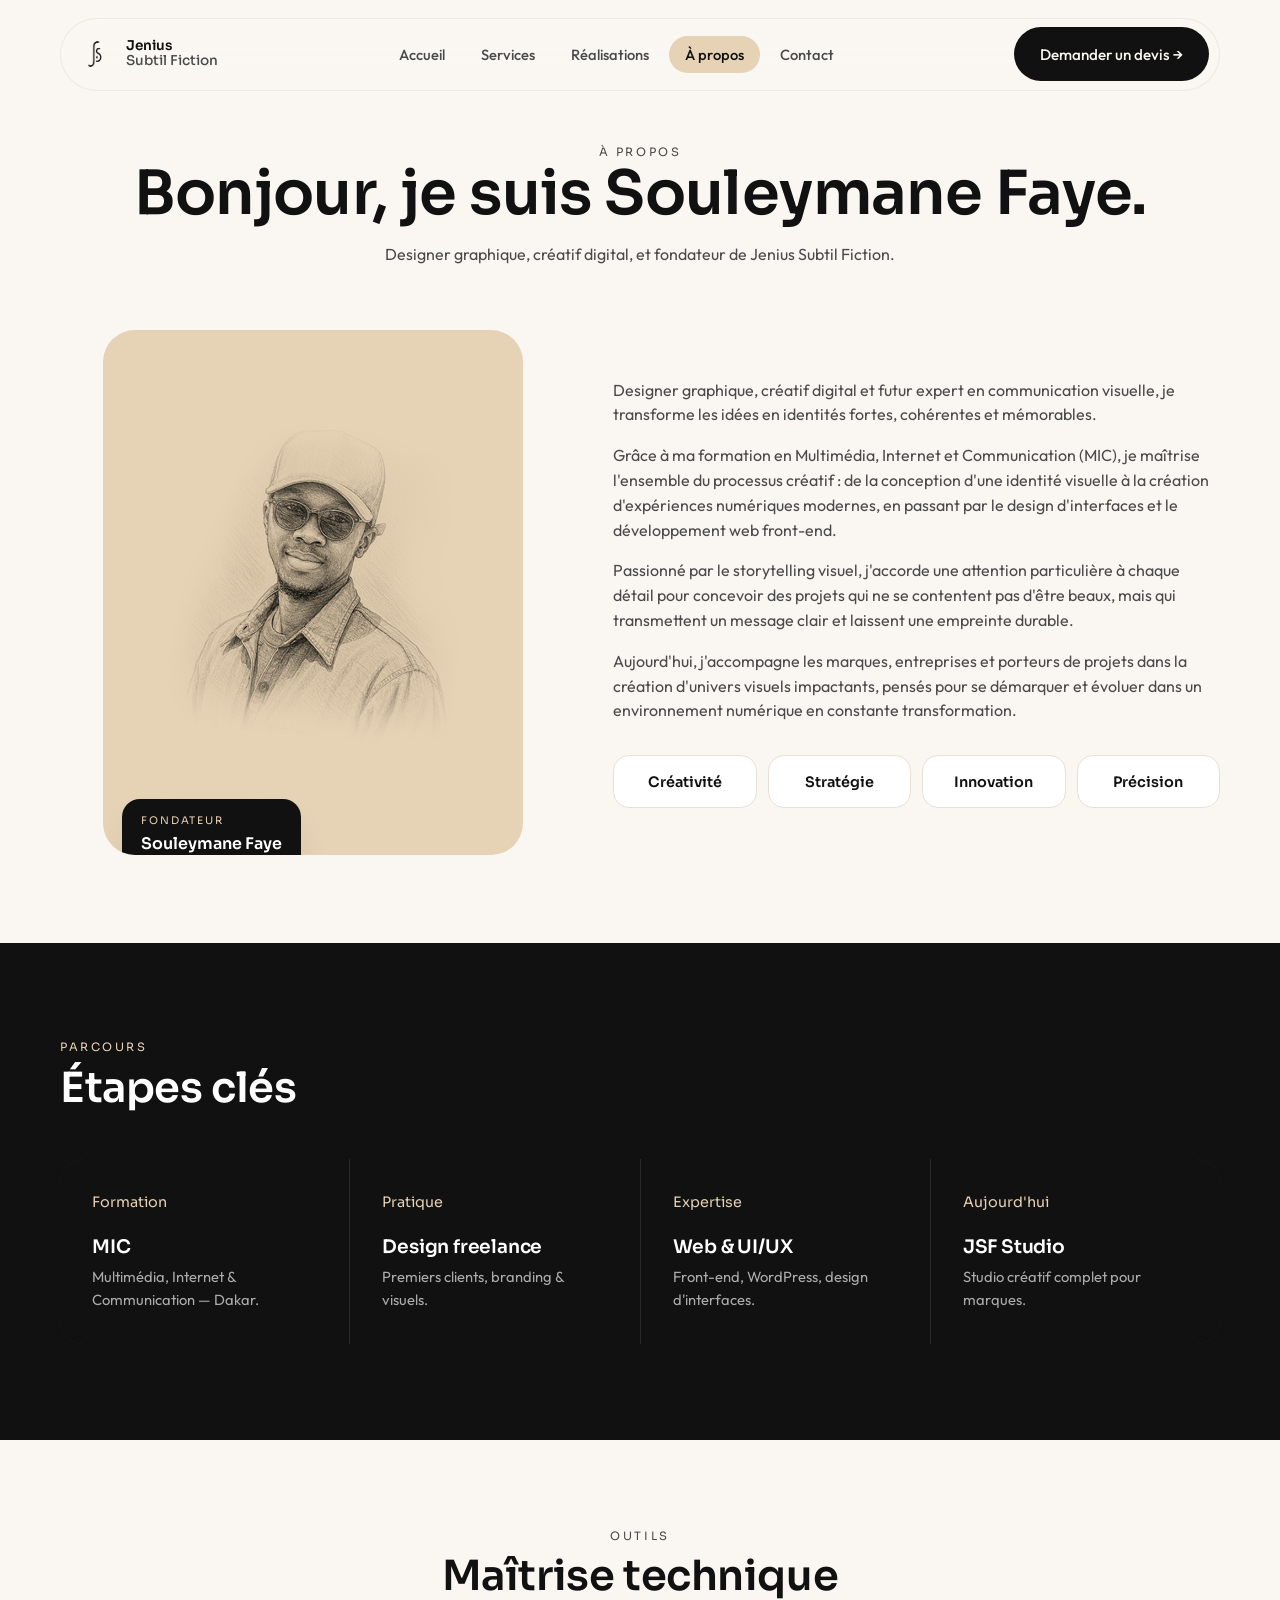
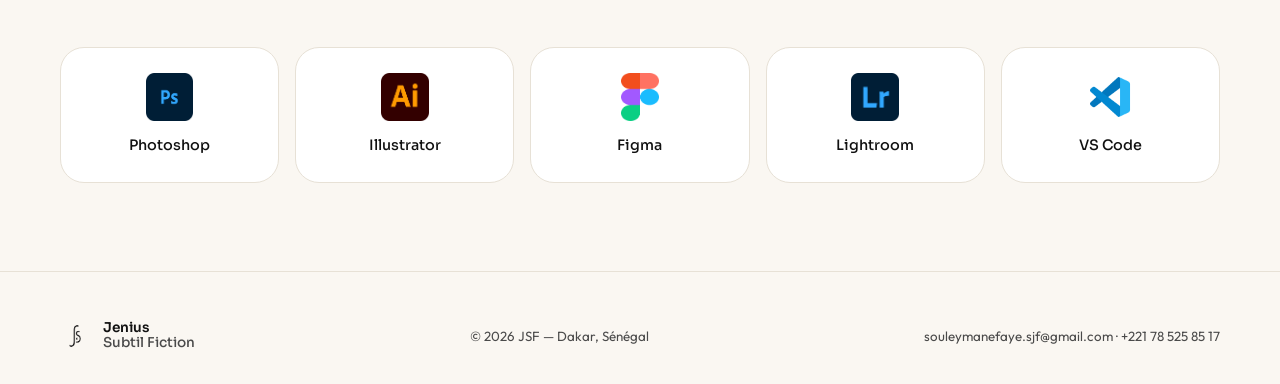
<file: a-propos.html>
<!DOCTYPE html>
<html lang="fr">
<head>
<meta charset="UTF-8"/><meta name="viewport" content="width=device-width, initial-scale=1"/>
<title>À propos — Souleymane Faye / JSF</title>
<meta name="description" content="Souleymane Faye, fondateur de Jenius Subtil Fiction. Designer graphique, créatif digital, à Dakar."/>
<link href="https://fonts.googleapis.com/css2?family=Sora:wght@400;500;600;700&family=Outfit:wght@300;400;500;600&display=swap" rel="stylesheet"/>
<link rel="stylesheet" href="css/styles.css"/>
</head>
<body>

<header class="nav">
  <div class="container">
    <div class="nav-inner">
      <a class="brand" href="index.html"><img src="assets/jsf-logo.png" alt=""/><span class="brand-text">Jenius<span>Subtil Fiction</span></span></a>
      <nav><ul class="nav-links">
        <li><a href="index.html">Accueil</a></li><li><a href="services.html">Services</a></li>
        <li><a href="realisations.html">Réalisations</a></li><li><a href="a-propos.html">À propos</a></li>
        <li><a href="contact.html">Contact</a></li>
      </ul></nav>
      <a href="contact.html" class="btn btn-primary nav-cta">Demander un devis →</a>
      <button class="menu-btn" aria-label="Menu"><span></span></button>
    </div>
    <div class="mobile-panel">
      <a href="index.html">Accueil</a><a href="services.html">Services</a>
      <a href="realisations.html">Réalisations</a><a href="a-propos.html">À propos</a>
      <a href="contact.html">Contact</a>
    </div>
  </div>
</header>

<section class="page-hero">
  <div class="container">
    <p class="eyebrow">À propos</p>
    <h1>Bonjour, je suis Souleymane Faye.</h1>
    <p>Designer graphique, créatif digital, et fondateur de Jenius Subtil Fiction.</p>
  </div>
</section>

<section style="padding-top:0">
  <div class="container about reveal">
    <div class="about-img">
      <img src="assets/portrait.png" alt="Souleymane Faye"/>
      <div class="about-badge"><p>Fondateur</p><p>Souleymane Faye</p></div>
    </div>
    <div class="about-text">
      <p>Designer graphique, créatif digital et futur expert en communication visuelle, je transforme les idées en identités fortes, cohérentes et mémorables.</p>
      <p>Grâce à ma formation en Multimédia, Internet et Communication (MIC), je maîtrise l'ensemble du processus créatif : de la conception d'une identité visuelle à la création d'expériences numériques modernes, en passant par le design d'interfaces et le développement web front-end.</p>
      <p>Passionné par le storytelling visuel, j'accorde une attention particulière à chaque détail pour concevoir des projets qui ne se contentent pas d'être beaux, mais qui transmettent un message clair et laissent une empreinte durable.</p>
      <p>Aujourd'hui, j'accompagne les marques, entreprises et porteurs de projets dans la création d'univers visuels impactants, pensés pour se démarquer et évoluer dans un environnement numérique en constante transformation.</p>
      <div class="values">
        <div class="value">Créativité</div><div class="value">Stratégie</div>
        <div class="value">Innovation</div><div class="value">Précision</div>
      </div>
    </div>
  </div>
</section>

<!-- TIMELINE -->
<section class="process">
  <div class="container">
    <p class="eyebrow">Parcours</p>
    <h2 class="section-title" style="margin-top:.6rem">Étapes clés</h2>
    <div class="process-grid">
      <div class="process-item"><p class="n">Formation</p><h3>MIC</h3><p>Multimédia, Internet & Communication — Dakar.</p></div>
      <div class="process-item"><p class="n">Pratique</p><h3>Design freelance</h3><p>Premiers clients, branding & visuels.</p></div>
      <div class="process-item"><p class="n">Expertise</p><h3>Web & UI/UX</h3><p>Front-end, WordPress, design d'interfaces.</p></div>
      <div class="process-item"><p class="n">Aujourd'hui</p><h3>JSF Studio</h3><p>Studio créatif complet pour marques.</p></div>
    </div>
  </div>
</section>

<!-- SKILLS -->
<section>
  <div class="container center">
    <p class="eyebrow">Outils</p>
    <h2 class="section-title" style="margin:.6rem auto 3rem">Maîtrise technique</h2>
    <div class="skills">
      <div class="skill"><img src="assets/photoshop.png" alt=""/><p>Photoshop</p></div>
      <div class="skill"><img src="assets/illustrator.png" alt=""/><p>Illustrator</p></div>
      <div class="skill"><img src="assets/figma.png" alt=""/><p>Figma</p></div>
      <div class="skill"><img src="assets/lightroom.png" alt=""/><p>Lightroom</p></div>
      <div class="skill"><img src="assets/vscode.png" alt=""/><p>VS Code</p></div>
    </div>
  </div>
</section>

<footer>
  <div class="container foot">
    <div class="brand"><img src="assets/jsf-logo.png" alt="" style="height:32px;width:32px"/><span class="brand-text">Jenius<span>Subtil Fiction</span></span></div>
    <small>© <span id="y"></span> JSF — Dakar, Sénégal</small>
    <small>souleymanefaye.sjf@gmail.com · +221 78 525 85 17</small>
  </div>
</footer>
<script>document.getElementById('y').textContent=new Date().getFullYear();</script>
<script src="js/main.js"></script>
</body></html>
</file>
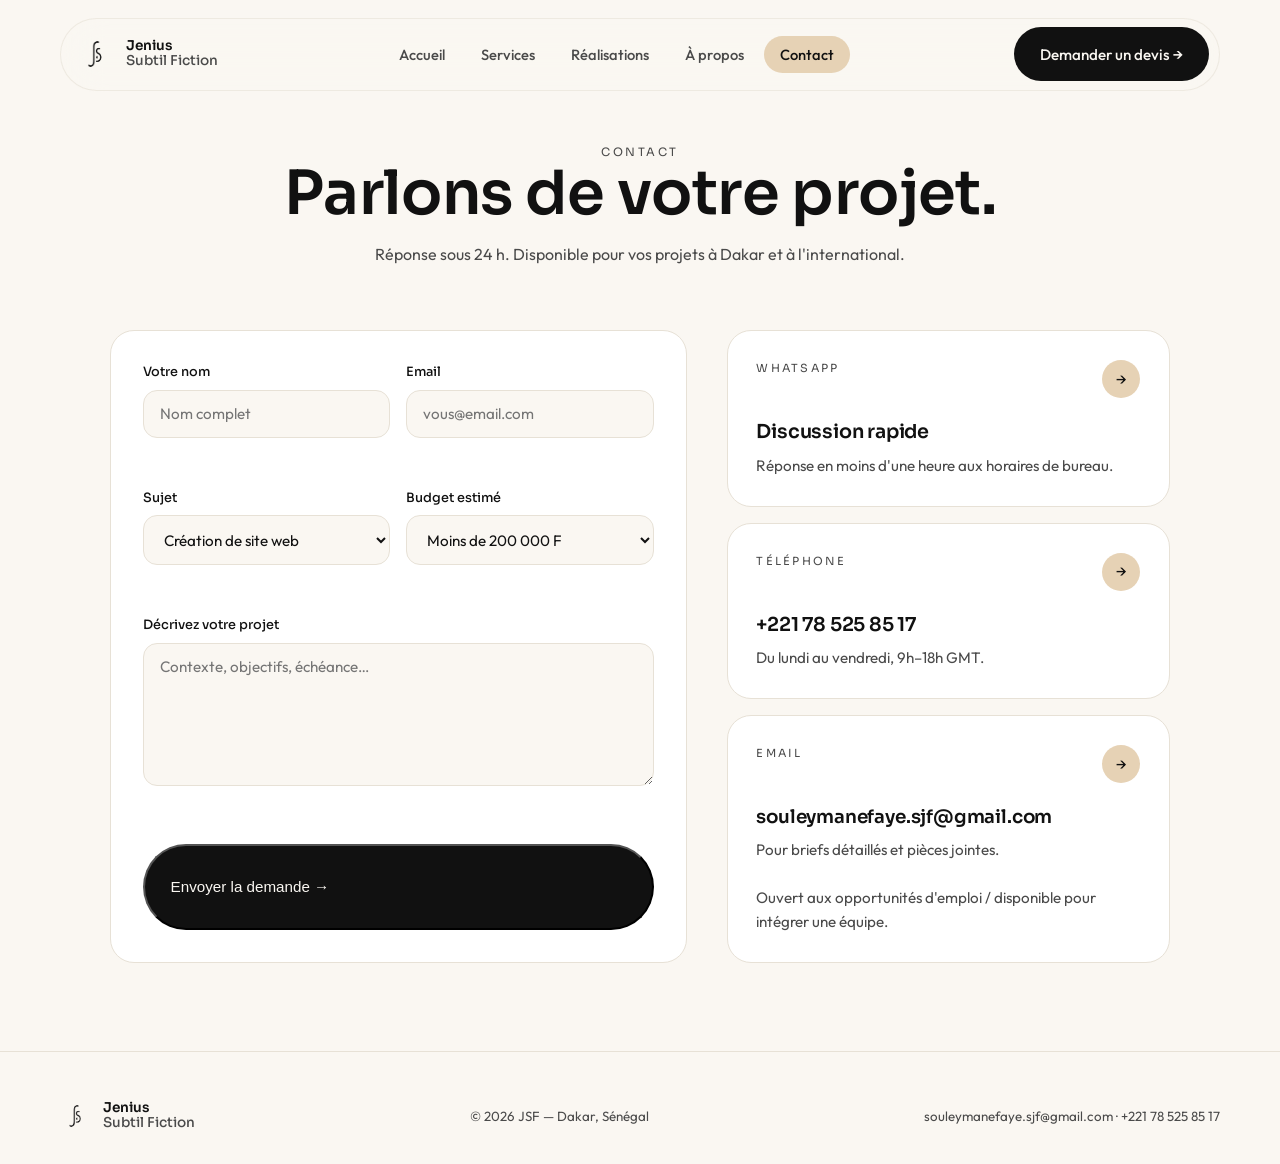
<file: contact.html>
<!DOCTYPE html>
<html lang="fr">
<head>
<meta charset="UTF-8"/><meta name="viewport" content="width=device-width, initial-scale=1"/>
<title>Contact — Jenius Subtil Fiction</title>
<meta name="description" content="Contactez Souleymane Faye / JSF pour vos projets de branding, design et site web."/>
<link href="https://fonts.googleapis.com/css2?family=Sora:wght@400;500;600;700&family=Outfit:wght@300;400;500;600&display=swap" rel="stylesheet"/>
<link rel="stylesheet" href="css/styles.css"/>
</head>
<body>

<header class="nav">
  <div class="container">
    <div class="nav-inner">
      <a class="brand" href="index.html"><img src="assets/jsf-logo.png" alt=""/><span class="brand-text">Jenius<span>Subtil Fiction</span></span></a>
      <nav><ul class="nav-links">
        <li><a href="index.html">Accueil</a></li><li><a href="services.html">Services</a></li>
        <li><a href="realisations.html">Réalisations</a></li><li><a href="a-propos.html">À propos</a></li>
        <li><a href="contact.html">Contact</a></li>
      </ul></nav>
      <a href="contact.html" class="btn btn-primary nav-cta">Demander un devis →</a>
      <button class="menu-btn" aria-label="Menu"><span></span></button>
    </div>
    <div class="mobile-panel">
      <a href="index.html">Accueil</a><a href="services.html">Services</a>
      <a href="realisations.html">Réalisations</a><a href="a-propos.html">À propos</a>
      <a href="contact.html">Contact</a>
    </div>
  </div>
</header>

<section class="page-hero">
  <div class="container">
    <p class="eyebrow">Contact</p>
    <h1>Parlons de votre projet.</h1>
    <p>Réponse sous 24 h. Disponible pour vos projets à Dakar et à l'international.</p>
  </div>
</section>

<section style="padding-top:0">
  <div class="container" style="display:grid;gap:2.5rem;grid-template-columns:1fr;max-width:1100px">
    <style>@media(min-width:900px){.contact-2col{grid-template-columns:1.3fr 1fr !important}}</style>
    <div class="contact-2col" style="display:grid;gap:2.5rem;grid-template-columns:1fr">
      <!-- form -->
      <form id="contact-form" class="form reveal">
        <div class="row">
          <div><label>Votre nom</label><input name="name" required placeholder="Nom complet"/></div>
          <div><label>Email</label><input name="email" type="email" required placeholder="vous@email.com"/></div>
        </div>
        <div class="row">
          <div><label>Sujet</label>
            <select name="subject">
              <option>Création de site web</option>
              <option>Identité visuelle / Logo</option>
              <option>Branding complet</option>
              <option>Supports réseaux sociaux</option>
              <option>Recrutement</option>
              <option>Autre</option>
            </select>
          </div>
          <div><label>Budget estimé</label>
            <select name="budget">
              <option>Moins de 200 000 F</option>
              <option>200 000 — 500 000 F</option>
              <option>500 000 — 1 000 000 F</option>
              <option>Plus de 1 000 000 F</option>
              <option>À définir ensemble</option>
            </select>
          </div>
        </div>
        <div><label>Décrivez votre projet</label><textarea name="message" rows="6" required placeholder="Contexte, objectifs, échéance…"></textarea></div>
        <button type="submit" class="btn btn-primary">Envoyer la demande →</button>
      </form>

      <!-- cards -->
      <aside style="display:grid;gap:1rem;align-content:start">
        <a href="https://wa.me/221785258517" class="card" style="display:block">
          <div class="card-row"><span class="card-num">WhatsApp</span><span class="card-arrow">→</span></div>
          <h3 style="margin-top:1.5rem;font-size:1.2rem">Discussion rapide</h3>
          <p>Réponse en moins d'une heure aux horaires de bureau.</p>
        </a>
        <a href="tel:+221785258517" class="card" style="display:block">
          <div class="card-row"><span class="card-num">Téléphone</span><span class="card-arrow">→</span></div>
          <h3 style="margin-top:1.5rem;font-size:1.2rem">+221 78 525 85 17</h3>
          <p>Du lundi au vendredi, 9h–18h GMT.</p>
        </a>
        <a href="mailto:souleymanefaye.sjf@gmail.com" class="card" style="display:block">
          <div class="card-row"><span class="card-num">Email</span><span class="card-arrow">→</span></div>
          <h3 style="margin-top:1.5rem;font-size:1.15rem">souleymanefaye.sjf@gmail.com</h3>
          <p>Pour briefs détaillés et pièces jointes.</p><br><p>Ouvert aux opportunités d'emploi / disponible pour intégrer une équipe.</p>
        </a>
      </aside>
    </div>
  </div>
</section>

<footer>
  <div class="container foot">
    <div class="brand"><img src="assets/jsf-logo.png" alt="" style="height:32px;width:32px"/><span class="brand-text">Jenius<span>Subtil Fiction</span></span></div>
    <small>© <span id="y"></span> JSF — Dakar, Sénégal</small>
    <small>souleymanefaye.sjf@gmail.com · +221 78 525 85 17</small>
  </div>
</footer>
<script>document.getElementById('y').textContent=new Date().getFullYear();</script>
<script src="js/main.js"></script>
</body></html>
</file>
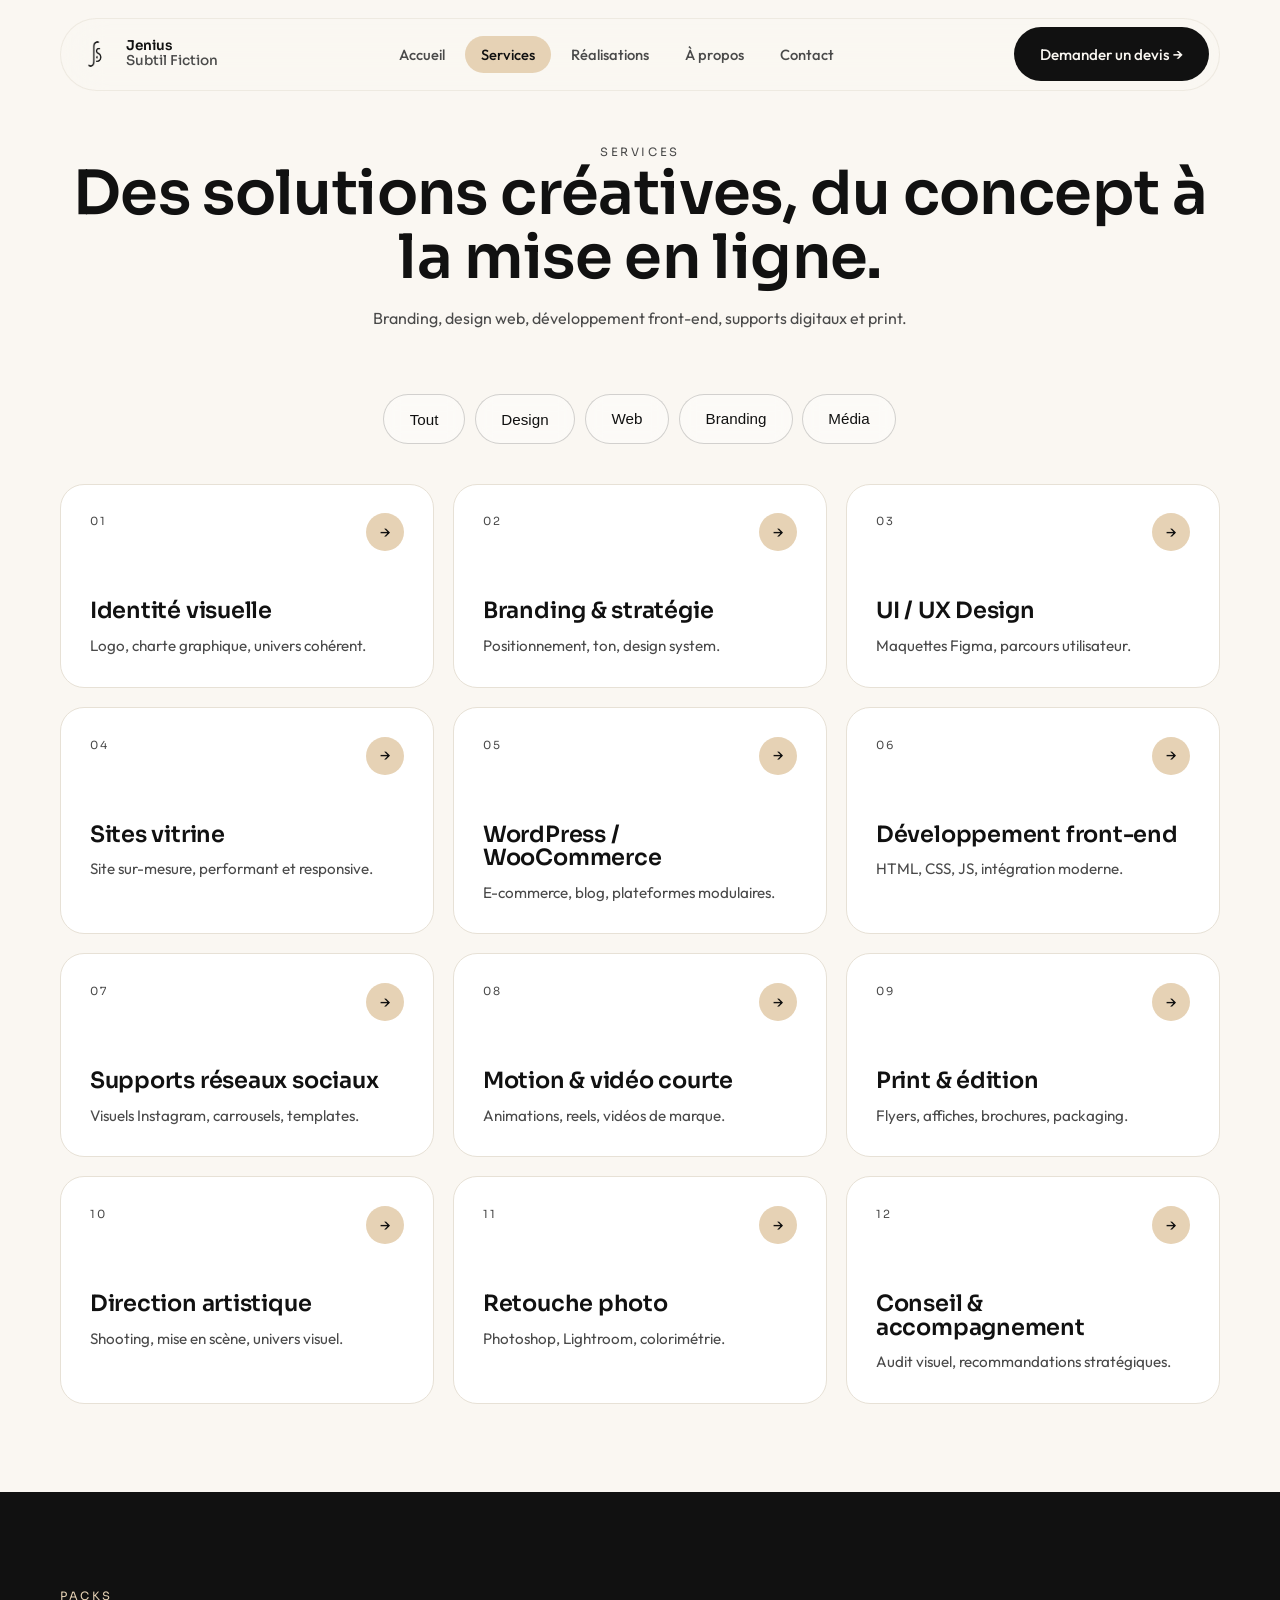
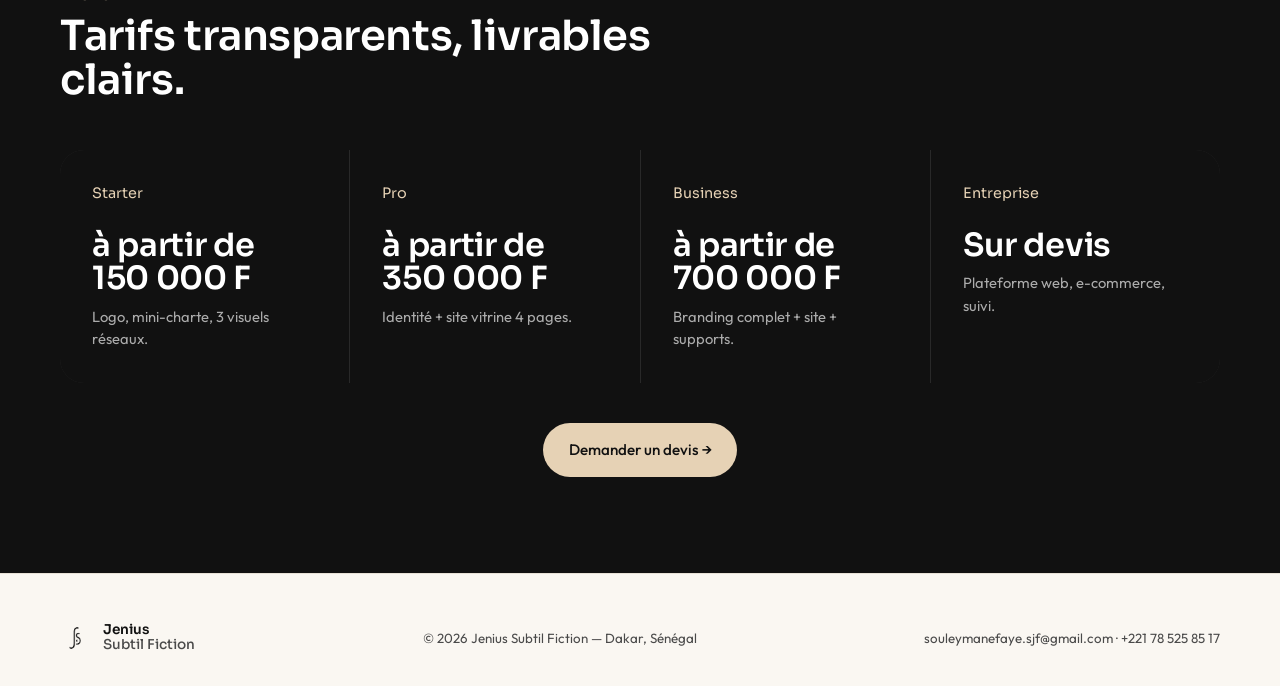
<file: services.html>
<!DOCTYPE html>
<html lang="fr">
<head>
<meta charset="UTF-8"/><meta name="viewport" content="width=device-width, initial-scale=1"/>
<title>Services — Jenius Subtil Fiction</title>
<meta name="description" content="Branding, design web, développement front-end, WordPress, supports digitaux et print."/>
<link href="https://fonts.googleapis.com/css2?family=Sora:wght@400;500;600;700&family=Outfit:wght@300;400;500;600&display=swap" rel="stylesheet"/>
<link rel="stylesheet" href="css/styles.css"/>
</head>
<body>

<header class="nav">
  <div class="container">
    <div class="nav-inner">
      <a class="brand" href="index.html"><img src="assets/jsf-logo.png" alt=""/><span class="brand-text">Jenius<span>Subtil Fiction</span></span></a>
      <nav><ul class="nav-links">
        <li><a href="index.html">Accueil</a></li><li><a href="services.html">Services</a></li>
        <li><a href="realisations.html">Réalisations</a></li><li><a href="a-propos.html">À propos</a></li>
        <li><a href="contact.html">Contact</a></li>
      </ul></nav>
      <a href="contact.html" class="btn btn-primary nav-cta">Demander un devis →</a>
      <button class="menu-btn" aria-label="Menu"><span></span></button>
    </div>
    <div class="mobile-panel">
      <a href="index.html">Accueil</a><a href="services.html">Services</a>
      <a href="realisations.html">Réalisations</a><a href="a-propos.html">À propos</a>
      <a href="contact.html">Contact</a>
    </div>
  </div>
</header>

<section class="page-hero">
  <div class="container">
    <p class="eyebrow">Services</p>
    <h1>Des solutions créatives, du concept à la mise en ligne.</h1>
    <p>Branding, design web, développement front-end, supports digitaux et print.</p>
  </div>
</section>

<section style="padding-top:0">
  <div class="container">
    <div style="display:flex;flex-wrap:wrap;gap:.6rem;justify-content:center;margin-bottom:2.5rem">
      <button class="btn btn-ghost active" data-filter="all">Tout</button>
      <button class="btn btn-ghost" data-filter="design">Design</button>
      <button class="btn btn-ghost" data-filter="web">Web</button>
      <button class="btn btn-ghost" data-filter="branding">Branding</button>
      <button class="btn btn-ghost" data-filter="media">Média</button>
    </div>

    <div class="grid-3">
      <article class="card reveal" data-cat="design"><div class="card-row"><span class="card-num">01</span><span class="card-arrow">→</span></div><h3>Identité visuelle</h3><p>Logo, charte graphique, univers cohérent.</p></article>
      <article class="card reveal" data-cat="branding"><div class="card-row"><span class="card-num">02</span><span class="card-arrow">→</span></div><h3>Branding & stratégie</h3><p>Positionnement, ton, design system.</p></article>
      <article class="card reveal" data-cat="design"><div class="card-row"><span class="card-num">03</span><span class="card-arrow">→</span></div><h3>UI / UX Design</h3><p>Maquettes Figma, parcours utilisateur.</p></article>
      <article class="card reveal" data-cat="web"><div class="card-row"><span class="card-num">04</span><span class="card-arrow">→</span></div><h3>Sites vitrine</h3><p>Site sur-mesure, performant et responsive.</p></article>
      <article class="card reveal" data-cat="web"><div class="card-row"><span class="card-num">05</span><span class="card-arrow">→</span></div><h3>WordPress / WooCommerce</h3><p>E-commerce, blog, plateformes modulaires.</p></article>
      <article class="card reveal" data-cat="web"><div class="card-row"><span class="card-num">06</span><span class="card-arrow">→</span></div><h3>Développement front-end</h3><p>HTML, CSS, JS, intégration moderne.</p></article>
      <article class="card reveal" data-cat="media"><div class="card-row"><span class="card-num">07</span><span class="card-arrow">→</span></div><h3>Supports réseaux sociaux</h3><p>Visuels Instagram, carrousels, templates.</p></article>
      <article class="card reveal" data-cat="media"><div class="card-row"><span class="card-num">08</span><span class="card-arrow">→</span></div><h3>Motion & vidéo courte</h3><p>Animations, reels, vidéos de marque.</p></article>
      <article class="card reveal" data-cat="design"><div class="card-row"><span class="card-num">09</span><span class="card-arrow">→</span></div><h3>Print & édition</h3><p>Flyers, affiches, brochures, packaging.</p></article>
      <article class="card reveal" data-cat="branding"><div class="card-row"><span class="card-num">10</span><span class="card-arrow">→</span></div><h3>Direction artistique</h3><p>Shooting, mise en scène, univers visuel.</p></article>
      <article class="card reveal" data-cat="design"><div class="card-row"><span class="card-num">11</span><span class="card-arrow">→</span></div><h3>Retouche photo</h3><p>Photoshop, Lightroom, colorimétrie.</p></article>
      <article class="card reveal" data-cat="branding"><div class="card-row"><span class="card-num">12</span><span class="card-arrow">→</span></div><h3>Conseil & accompagnement</h3><p>Audit visuel, recommandations stratégiques.</p></article>
    </div>
  </div>
</section>

<!-- PRICING -->
<section class="process">
  <div class="container">
    <p class="eyebrow">Packs</p>
    <h2 class="section-title" style="margin-top:.6rem">Tarifs transparents, livrables clairs.</h2>
    <div class="process-grid" style="margin-top:3rem">
      <div class="process-item"><p class="n">Starter</p><h3 style="font-size:2rem">à partir de 150 000 F</h3><p>Logo, mini-charte, 3 visuels réseaux.</p></div>
      <div class="process-item"><p class="n">Pro</p><h3 style="font-size:2rem">à partir de 350 000 F</h3><p>Identité + site vitrine 4 pages.</p></div>
      <div class="process-item"><p class="n">Business</p><h3 style="font-size:2rem">à partir de 700 000 F</h3><p>Branding complet + site + supports.</p></div>
      <div class="process-item"><p class="n">Entreprise</p><h3 style="font-size:2rem">Sur devis</h3><p>Plateforme web, e-commerce, suivi.</p></div>
    </div>
    <div style="text-align:center;margin-top:2.5rem"><a href="contact.html" class="btn btn-sand">Demander un devis →</a></div>
  </div>
</section>

<footer>
  <div class="container foot">
    <div class="brand"><img src="assets/jsf-logo.png" alt="" style="height:32px;width:32px"/><span class="brand-text">Jenius<span>Subtil Fiction</span></span></div>
    <small>© <span id="y"></span> Jenius Subtil Fiction — Dakar, Sénégal</small>
    <small>souleymanefaye.sjf@gmail.com · +221 78 525 85 17</small>
  </div>
</footer>
<script>document.getElementById('y').textContent=new Date().getFullYear();</script>
<script src="js/main.js"></script>
</body></html>
</file>
<file: css/styles.css>
/* ===== JSF — Jenius Subtil Fiction — styles.css ===== */
:root{
  --bg:#FAF7F2;
  --ink:#111111;
  --ink-soft:#4a4a4a;
  --sand:#E6D2B5;
  --sand-deep:#C9B194;
  --card:#ffffff;
  --border:#e7e1d6;
  --shadow-soft:0 6px 18px rgba(17,17,17,.06);
  --shadow-card:0 18px 40px -18px rgba(17,17,17,.25);
  --radius:18px;
}
*{box-sizing:border-box;margin:0;padding:0}
html{scroll-behavior:smooth}
body{
  font-family:'Outfit',system-ui,-apple-system,Segoe UI,Roboto,sans-serif;
  background:var(--bg);color:var(--ink);
  -webkit-font-smoothing:antialiased;line-height:1.55;
}
h1,h2,h3,h4{font-family:'Sora',sans-serif;font-weight:600;letter-spacing:-.01em;line-height:1.05}
a{color:inherit;text-decoration:none}
img{max-width:100%;display:block}
.container{max-width:1200px;margin:0 auto;padding:0 20px}
.btn{
  display:inline-flex;align-items:center;gap:.5rem;
  padding:.95rem 1.6rem;border-radius:999px;font-weight:500;font-size:.95rem;
  transition:transform .2s ease, background .2s ease;
}
.btn:hover{transform:scale(1.03)}
.btn-primary{background:var(--ink);color:var(--bg)}
.btn-sand{background:var(--sand);color:var(--ink)}
.btn-ghost{border:1px solid rgba(17,17,17,.18);color:var(--ink);background:rgba(255,255,255,.4);backdrop-filter:blur(8px)}
.btn-ghost-light{border:1px solid rgba(255,255,255,.3);color:#fff}
.btn-ghost-light:hover{background:rgba(255,255,255,.1)}

.eyebrow{font-family:'Sora',sans-serif;font-size:.72rem;letter-spacing:.22em;text-transform:uppercase;color:var(--ink-soft)}

/* ===== NAVBAR ===== */
.nav{
  position:fixed;inset:0 0 auto 0;z-index:50;
  padding:1.1rem 0;transition:padding .3s ease;
}
.nav.scrolled{padding:.6rem 0}
.nav-inner{
  display:flex;align-items:center;justify-content:space-between;gap:1rem;
  padding:.55rem .65rem .55rem 1rem;border:1px solid rgba(231,225,214,.6);
  border-radius:999px;background:rgba(250,247,242,.5);backdrop-filter:blur(20px);
  transition:background .3s ease, box-shadow .3s ease;
}
.nav.scrolled .nav-inner{background:rgba(250,247,242,.92);box-shadow:var(--shadow-soft)}
.brand{display:flex;align-items:center;gap:.7rem}
.brand img{height:38px;width:38px;object-fit:contain}
.brand-text{font-family:'Sora',sans-serif;font-size:.85rem;font-weight:600;line-height:1.1}
.brand-text span{display:block;color:var(--ink-soft);font-weight:500}
.nav-links{display:flex;gap:.25rem;list-style:none}
.nav-links a{
  padding:.55rem 1rem;border-radius:999px;font-size:.92rem;font-weight:500;
  color:var(--ink-soft);transition:color .2s;
}
.nav-links a:hover{color:var(--ink)}
.nav-links a.active{background:var(--sand);color:var(--ink)}
.nav-cta{display:none}
@media(min-width:880px){.nav-cta{display:inline-flex}}
.menu-btn{display:grid;place-items:center;width:42px;height:42px;border-radius:999px;background:rgba(255,255,255,.6);border:none;cursor:pointer}
@media(min-width:880px){.menu-btn{display:none}}
.menu-btn span{position:relative;width:18px;height:2px;background:var(--ink);display:block}
.menu-btn span::before,.menu-btn span::after{
  content:"";position:absolute;left:0;width:100%;height:2px;background:var(--ink);transition:.25s;
}
.menu-btn span::before{top:-6px}
.menu-btn span::after{top:6px}
.nav.open .menu-btn span{background:transparent}
.nav.open .menu-btn span::before{top:0;transform:rotate(45deg)}
.nav.open .menu-btn span::after{top:0;transform:rotate(-45deg)}
@media(max-width:879px){.nav-links{display:none}}
.mobile-panel{display:none;margin-top:.5rem;background:#fff;border-radius:24px;padding:1rem;box-shadow:var(--shadow-card)}
.nav.open .mobile-panel{display:block}
.mobile-panel a{display:block;padding:.85rem 1rem;border-radius:14px;font-weight:500;color:var(--ink)}
.mobile-panel a:hover{background:#f3ede2}

/* ===== HERO ===== */
.hero{position:relative;overflow:hidden;min-height:100vh}
.hero-bg{position:absolute;inset:0;z-index:-1}
.hero-bg img{width:100%;height:100%;object-fit:cover}
.hero-grid{
  display:grid;grid-template-columns:1fr;gap:2rem;align-items:center;
  padding:9rem 0 5rem;min-height:100vh;
}
@media(min-width:1024px){.hero-grid{grid-template-columns:5fr 7fr;gap:1.5rem}}
.hero-left{color:#fff}
.hero-chip{
  display:inline-flex;align-items:center;gap:.5rem;
  border:1px solid rgba(255,255,255,.25);background:rgba(255,255,255,.05);
  backdrop-filter:blur(8px);padding:.45rem 1rem;border-radius:999px;
  font-size:.7rem;letter-spacing:.22em;text-transform:uppercase;color:rgba(255,255,255,.9);
}
.hero-chip .dot{width:6px;height:6px;border-radius:99px;background:var(--sand)}
.hero-title{
  font-size:clamp(2.2rem,5vw,3.6rem);margin:1.4rem 0 1rem;color:#fff;
  font-weight:600;line-height:.96;
}
.hero-title em{font-style:normal;color:var(--sand)}
.hero-sub{color:rgba(255,255,255,.75);max-width:360px;margin-bottom:1.6rem}
.hero-ctas{display:flex;flex-wrap:wrap;gap:.7rem}
.hero-right{
  display:flex;flex-direction:column;align-items:center;justify-content:center;gap:2rem;
}
@media(min-width:1024px){.hero-right{align-items:flex-end}}
.brand-stack{display:flex;align-items:center;gap:1.4rem}
.brand-stack img{height:140px;width:140px;object-fit:contain}
@media(min-width:768px){.brand-stack img{height:200px;width:200px}}
.brand-name{font-size:clamp(1.6rem,3vw,2.5rem);color:var(--ink);line-height:1.05}
.brand-tag{margin-top:.6rem;color:rgba(17,17,17,.7);font-size:.95rem;max-width:230px}
.socials{display:flex;gap:.75rem}
.socials a{
  width:48px;height:48px;border-radius:14px;background:var(--ink);color:#fff;
  display:grid;place-items:center;transition:transform .2s;
}
.socials a:hover{transform:scale(1.1)}
.socials svg{width:22px;height:22px;fill:#fff}

/* ===== MARQUEE ===== */
.marquee{
  background:var(--ink);color:rgba(255,255,255,.4);
  border-top:1px solid #000;border-bottom:1px solid #000;overflow:hidden;padding:1.2rem 0;
}
.marquee-track{display:flex;gap:3rem;white-space:nowrap;width:max-content;
  animation:marquee 35s linear infinite;font-family:'Sora',sans-serif;font-size:1.6rem}
.marquee-track span{display:inline-flex;align-items:center;gap:3rem}
.marquee-track .star{color:var(--sand)}
@keyframes marquee{to{transform:translateX(-50%)}}

/* ===== SECTIONS ===== */
section{padding:5.5rem 0}
.section-head{display:flex;justify-content:space-between;align-items:flex-end;gap:2rem;flex-wrap:wrap;margin-bottom:3rem}
.section-title{font-size:clamp(1.9rem,3.3vw,2.6rem);max-width:600px}

/* ===== SERVICES GRID ===== */
.grid-3{display:grid;grid-template-columns:1fr;gap:1.2rem}
@media(min-width:680px){.grid-3{grid-template-columns:repeat(2,1fr)}}
@media(min-width:1000px){.grid-3{grid-template-columns:repeat(3,1fr)}}
.card{
  background:var(--card);border:1px solid var(--border);border-radius:24px;padding:1.8rem;
  transition:transform .25s ease, box-shadow .25s ease;position:relative;overflow:hidden;
}
.card:hover{transform:translateY(-4px);box-shadow:var(--shadow-card)}
.card-row{display:flex;justify-content:space-between;align-items:flex-start}
.card-num{font-family:'Sora',sans-serif;font-size:.7rem;letter-spacing:.2em;color:var(--ink-soft);text-transform:uppercase}
.card-arrow{
  width:38px;height:38px;display:grid;place-items:center;border-radius:999px;
  background:var(--sand);color:var(--ink);transition:transform .25s;
}
.card:hover .card-arrow{transform:rotate(45deg)}
.card h3{margin:3rem 0 .7rem;font-size:1.4rem}
.card p{color:var(--ink-soft);font-size:.95rem}

/* ===== ABOUT ===== */
.about{display:grid;gap:3rem;align-items:center;grid-template-columns:1fr}
@media(min-width:980px){.about{grid-template-columns:5fr 6fr}}
.about-img{
  aspect-ratio:4/5;border-radius:32px;overflow:hidden;background:var(--sand);
  max-width:420px;margin:0 auto;position:relative;
}
.about-img img{width:100%;height:100%;object-fit:cover;mix-blend-mode:multiply}
.about-badge{
  position:absolute;left:1.2rem;bottom:-1rem;background:var(--ink);color:#fff;
  padding:.9rem 1.2rem;border-radius:18px;box-shadow:var(--shadow-card);
}
.about-badge p:first-child{font-size:.65rem;letter-spacing:.18em;color:var(--sand);text-transform:uppercase;font-family:'Sora',sans-serif}
.about-badge p:last-child{font-family:'Sora',sans-serif;font-weight:600;margin-top:.2rem}
.about-text p{color:var(--ink-soft);margin-bottom:1rem}
.values{display:grid;grid-template-columns:repeat(2,1fr);gap:.7rem;margin-top:2rem}
@media(min-width:600px){.values{grid-template-columns:repeat(4,1fr)}}
.value{background:var(--card);border:1px solid var(--border);border-radius:16px;padding:.9rem;text-align:center;font-family:'Sora',sans-serif;font-weight:600;font-size:.9rem}

/* ===== PORTFOLIO ===== */
.projects{display:grid;grid-template-columns:1fr;gap:1.5rem}
@media(min-width:780px){.projects{grid-template-columns:repeat(2,1fr)}}
.project{background:var(--card);border-radius:28px;overflow:hidden;transition:transform .3s}
.project:hover{transform:translateY(-4px)}
.project .ph{
  aspect-ratio:4/5;background:linear-gradient(135deg,var(--sand),var(--sand-deep));
  display:grid;place-items:center;color:var(--ink);font-family:'Sora',sans-serif;font-size:2.5rem;font-weight:600;
}
.project-foot{display:flex;justify-content:space-between;padding:1.3rem}
.project-foot strong{font-family:'Sora',sans-serif;font-size:1.1rem}
.project-foot small{color:var(--ink-soft);display:block;margin-top:.2rem}

/* ===== PROCESS (dark) ===== */
.process{background:var(--ink);color:#fff;padding:6rem 0}
.process h2{color:#fff;max-width:640px}
.process .eyebrow{color:var(--sand)}
.process-grid{display:grid;grid-template-columns:1fr;gap:1px;background:rgba(255,255,255,.1);border-radius:24px;overflow:hidden;margin-top:3rem}
@media(min-width:700px){.process-grid{grid-template-columns:repeat(2,1fr)}}
@media(min-width:1024px){.process-grid{grid-template-columns:repeat(4,1fr)}}
.process-item{background:var(--ink);padding:2rem;transition:background .25s}
.process-item:hover{background:#191919}
.process-item .n{color:var(--sand);font-family:'Sora',sans-serif;font-size:.9rem}
.process-item h3{margin:1.5rem 0 .6rem;color:#fff}
.process-item p{color:rgba(255,255,255,.65);font-size:.92rem}

/* ===== SKILLS ===== */
.skills{display:grid;grid-template-columns:repeat(2,1fr);gap:1rem}
@media(min-width:700px){.skills{grid-template-columns:repeat(5,1fr)}}
.skill{background:var(--card);border:1px solid var(--border);border-radius:24px;padding:1.6rem;text-align:center;transition:transform .2s}
.skill:hover{transform:translateY(-4px)}
.skill img{height:48px;width:48px;object-fit:contain;margin:0 auto .8rem}
.skill p{font-family:'Sora',sans-serif;font-size:.9rem;font-weight:500}

/* ===== CONTACT BLOCK ===== */
.contact-block{background:var(--ink);color:#fff;padding:5rem 0;border-radius:32px;margin:5rem auto;max-width:1140px}
.contact-block .inner{display:grid;gap:2rem;grid-template-columns:1fr;padding:0 2rem}
@media(min-width:900px){.contact-block .inner{grid-template-columns:1.2fr 1fr;align-items:center}}
.contact-block h2{color:#fff;font-size:clamp(1.8rem,3vw,2.4rem)}
.contact-block p{color:rgba(255,255,255,.7);margin-top:.8rem}
.contact-card{background:rgba(255,255,255,.05);border:1px solid rgba(255,255,255,.12);border-radius:24px;padding:1.5rem;display:grid;gap:1rem}
.contact-card a{display:flex;justify-content:space-between;align-items:center;padding:.6rem 0;border-bottom:1px solid rgba(255,255,255,.1);color:#fff}
.contact-card a:last-child{border:none}
.contact-card small{display:block;color:var(--sand);font-size:.7rem;letter-spacing:.18em;text-transform:uppercase}

/* ===== FOOTER ===== */
footer{padding:3rem 0 2rem;border-top:1px solid var(--border)}
.foot{display:flex;flex-wrap:wrap;justify-content:space-between;gap:1.5rem;align-items:center}
.foot small{color:var(--ink-soft)}

/* ===== FORM ===== */
.form{display:grid;gap:1rem;background:#fff;padding:2rem;border-radius:24px;border:1px solid var(--border)}
.form label{font-family:'Sora',sans-serif;font-size:.8rem;font-weight:500;color:var(--ink);display:block;margin-bottom:.4rem}
.form input,.form textarea,.form select{
  width:100%;padding:.85rem 1rem;border:1px solid var(--border);border-radius:14px;
  font-family:inherit;font-size:.95rem;background:#faf7f2;color:var(--ink);
}
.form input:focus,.form textarea:focus,.form select:focus{outline:2px solid var(--sand)}
.form .row{display:grid;gap:1rem;grid-template-columns:1fr}
@media(min-width:600px){.form .row{grid-template-columns:1fr 1fr}}

/* ===== UTILS ===== */
.reveal{opacity:0;transform:translateY(20px);transition:opacity .8s ease, transform .8s ease}
.reveal.show{opacity:1;transform:none}
.dark-section{background:var(--ink);color:#fff}
.center{text-align:center}
.muted{color:var(--ink-soft)}
.pill{display:inline-block;padding:.35rem .8rem;border-radius:999px;background:var(--sand);font-size:.78rem;font-family:'Sora',sans-serif}

/* page hero (other than home) */
.page-hero{padding:9rem 0 4rem;text-align:center}
.page-hero h1{font-size:clamp(2.2rem,5vw,3.8rem);margin-bottom:1rem}
.page-hero p{color:var(--ink-soft);max-width:600px;margin:0 auto}
/* LIGHTBOX */
.project .ph{
  cursor: pointer;
  background-size: cover;
  background-position: center;
}

.lightbox{
  position: fixed;
  inset: 0;
  background: rgba(0,0,0,0.92);
  display: flex;
  justify-content: center;
  align-items: center;
  opacity: 0;
  visibility: hidden;
  transition: .3s ease;
  z-index: 9999;
  padding: 20px;
}

.lightbox.active{
  opacity: 1;
  visibility: visible;
}

.lightbox img{
  max-width: 95%;
  max-height: 95%;
  object-fit: contain;
  border-radius: 12px;
}

.lightbox-close{
  position: absolute;
  top: 20px;
  right: 35px;
  font-size: 50px;
  color: white;
  cursor: pointer;
  line-height: 1;
}
.a{color: var(--ink);}
</file>
